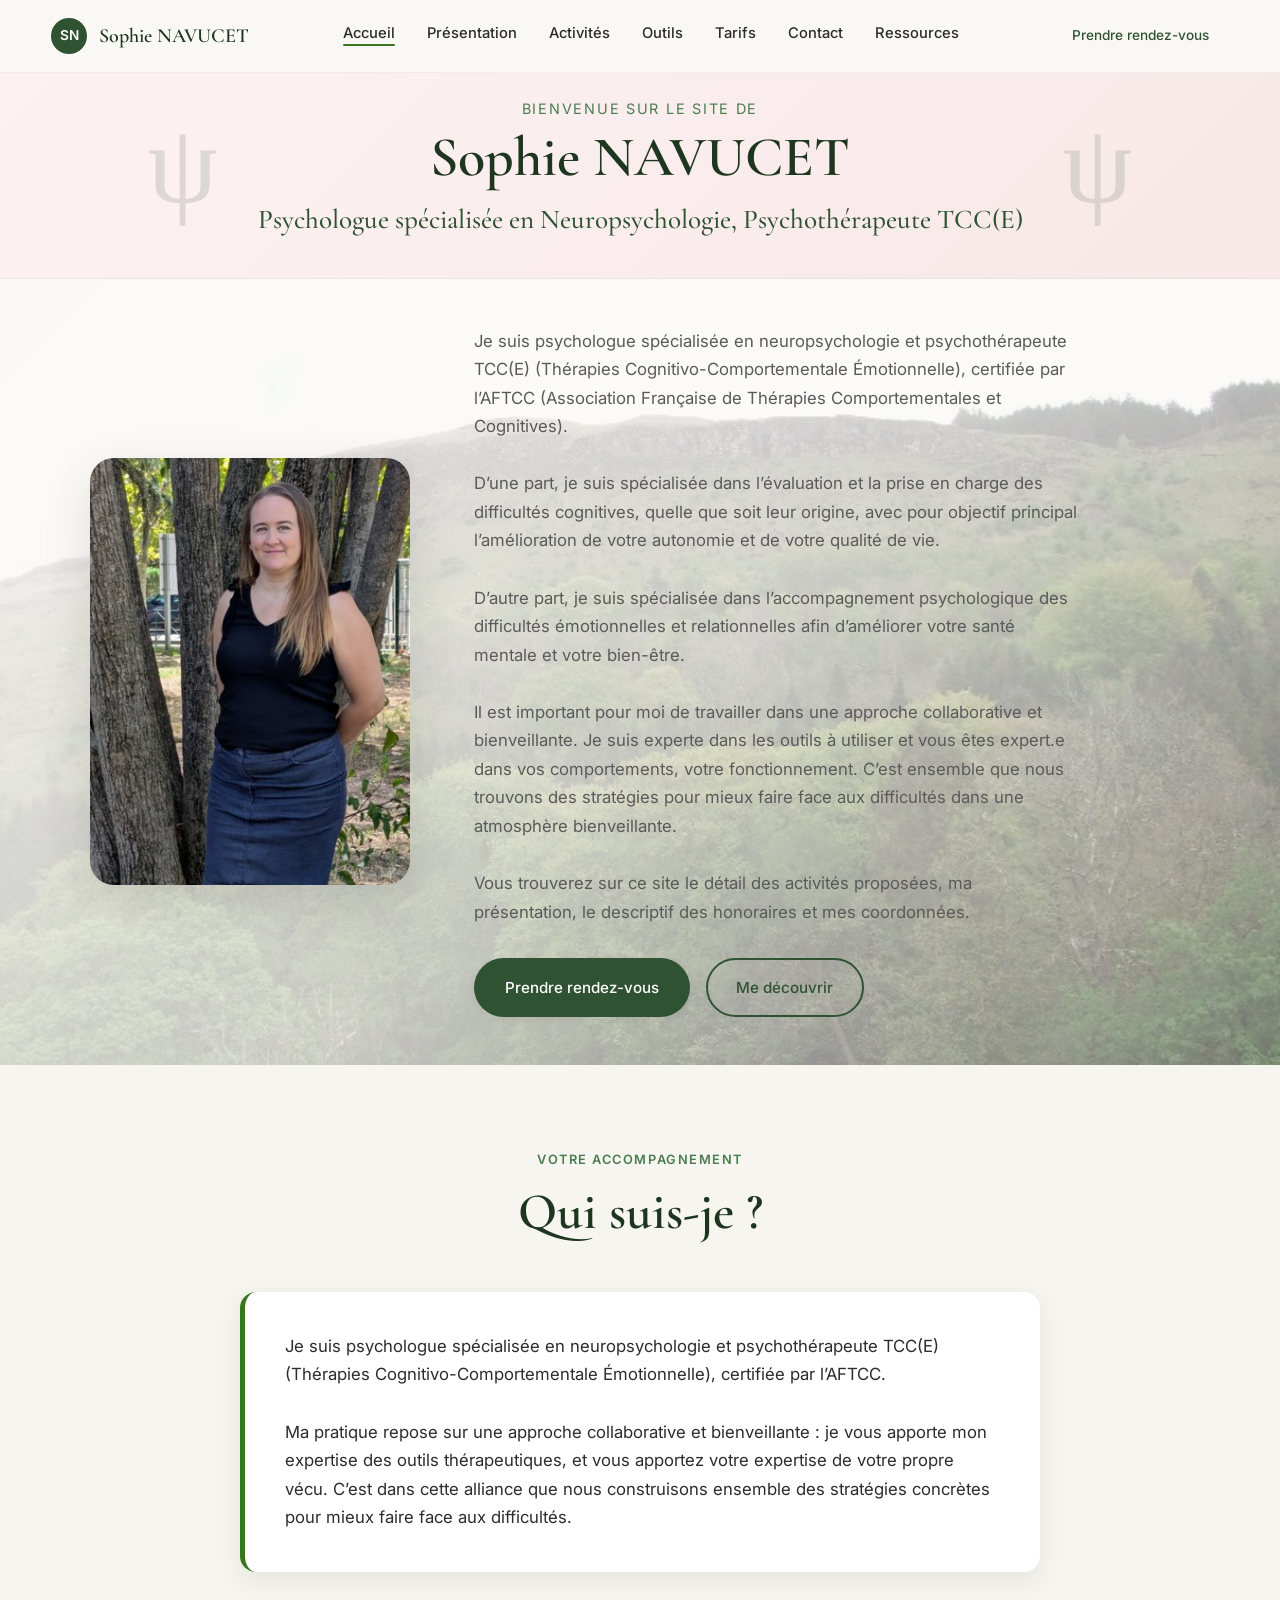
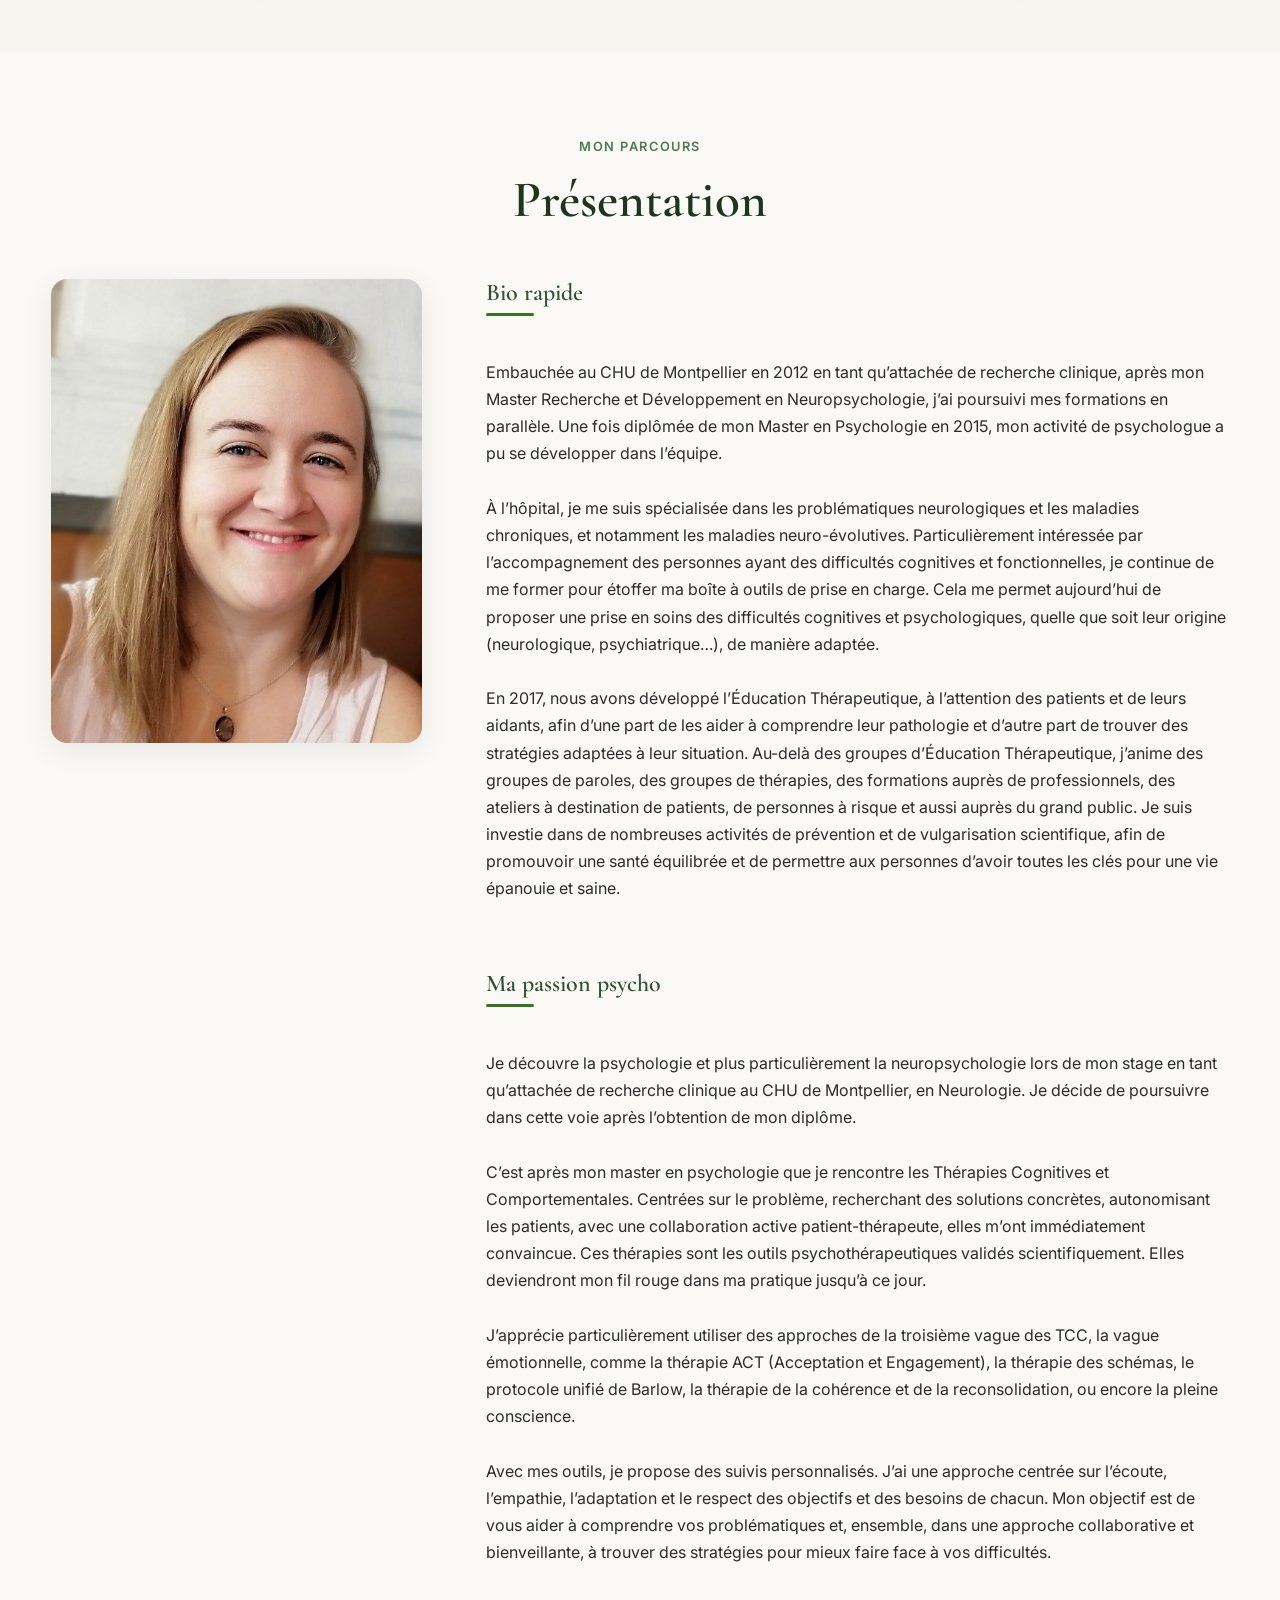
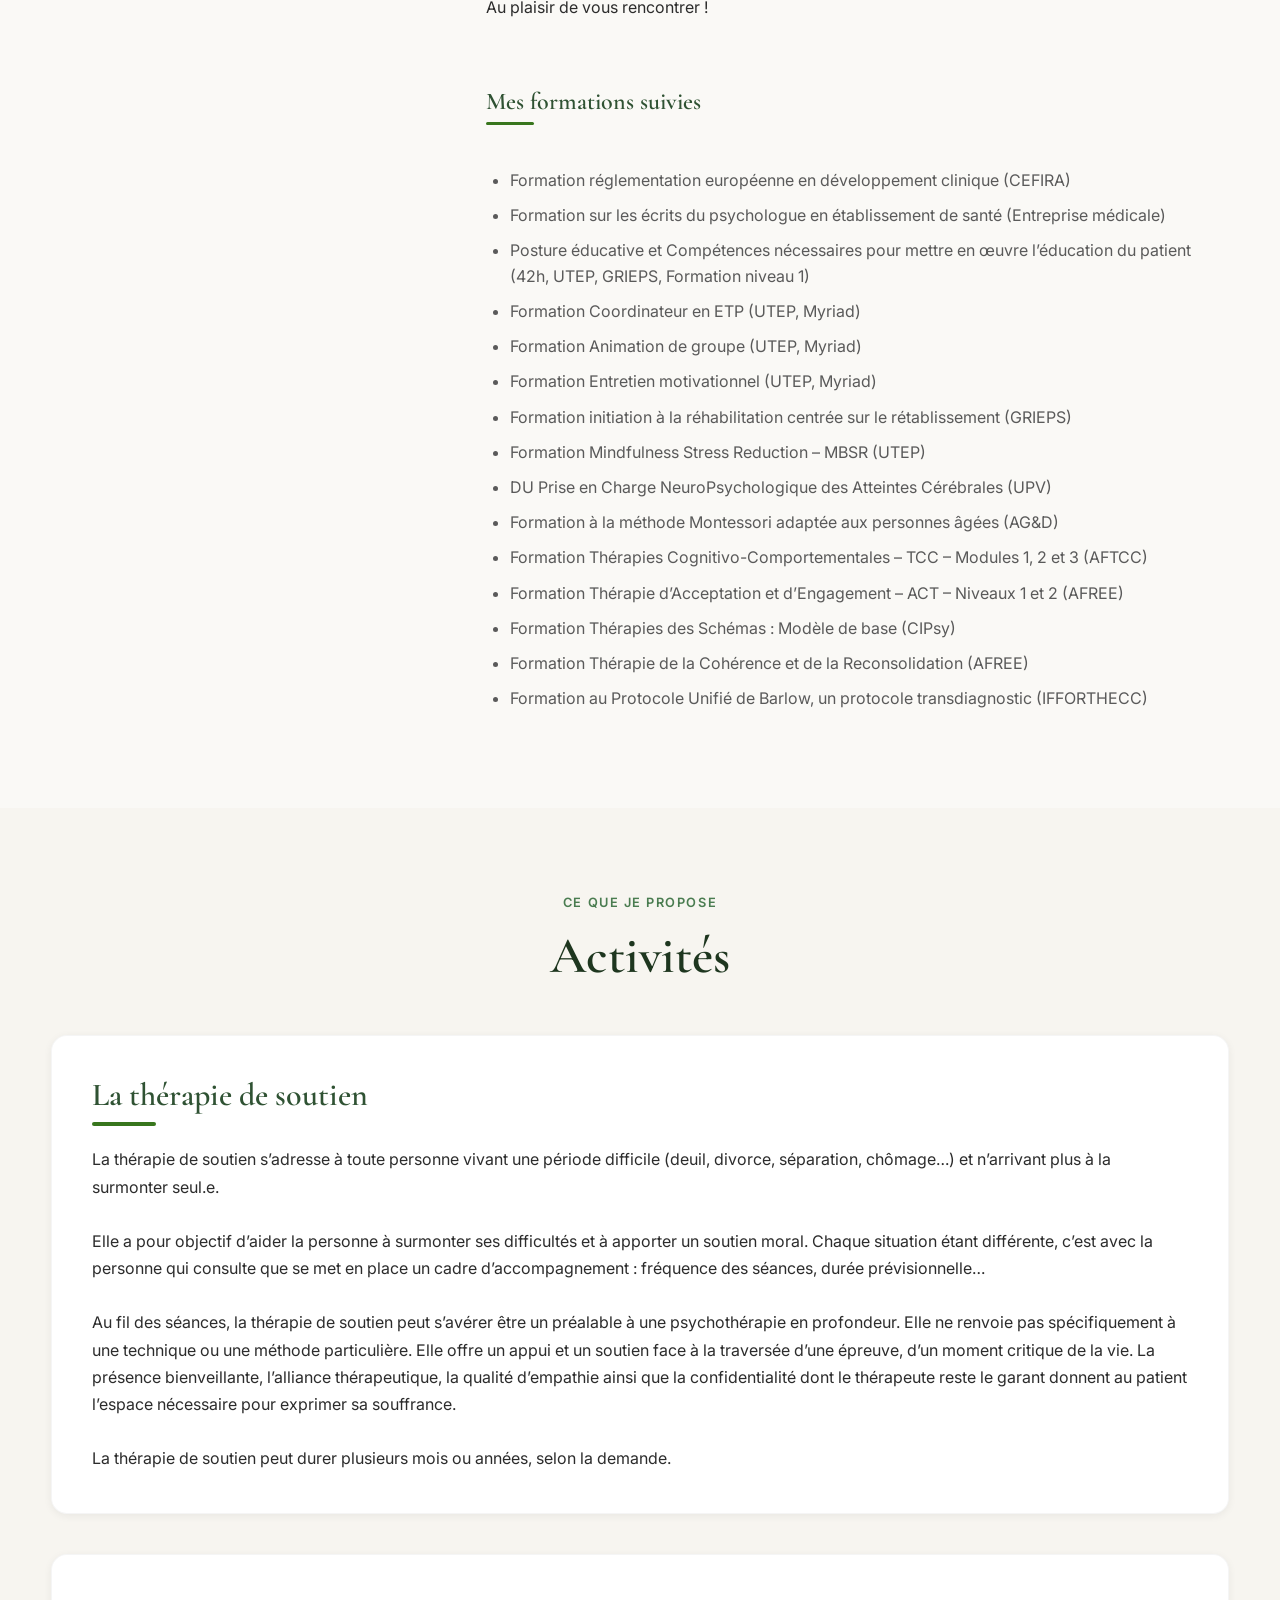
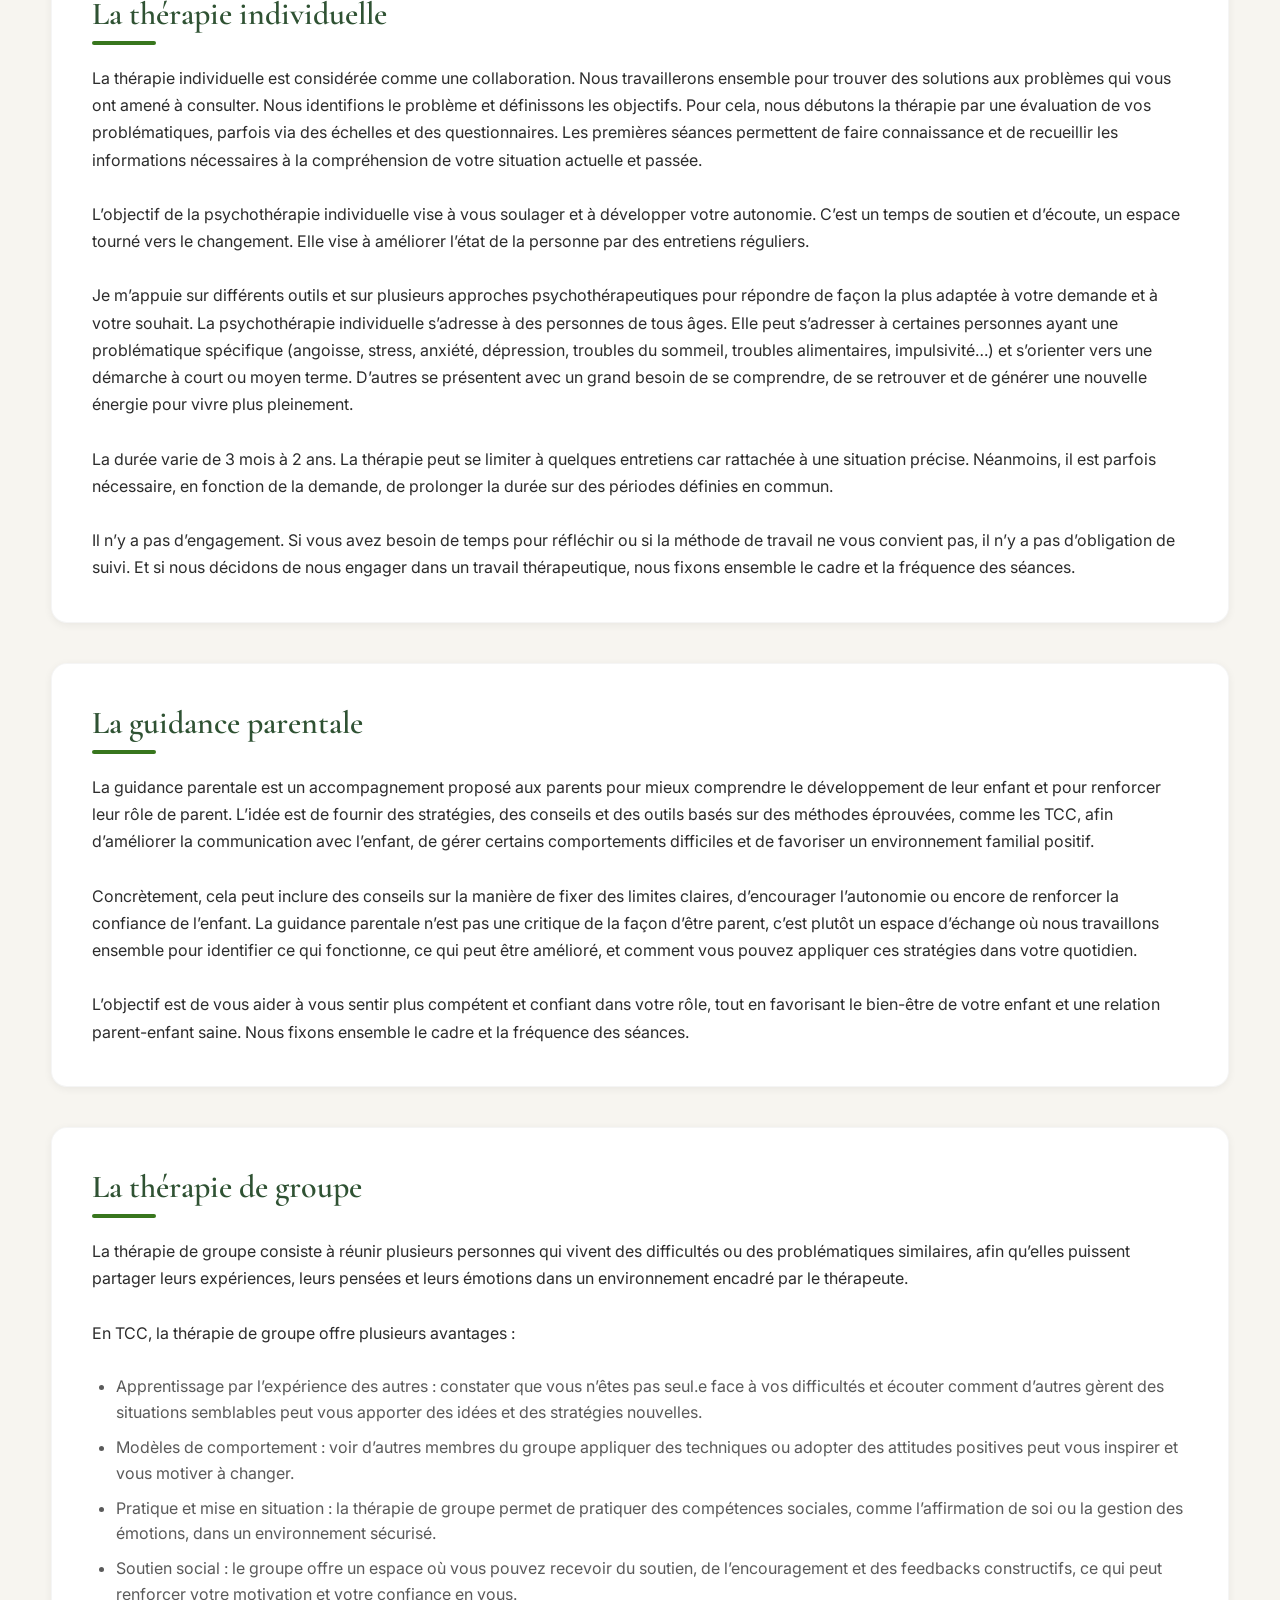
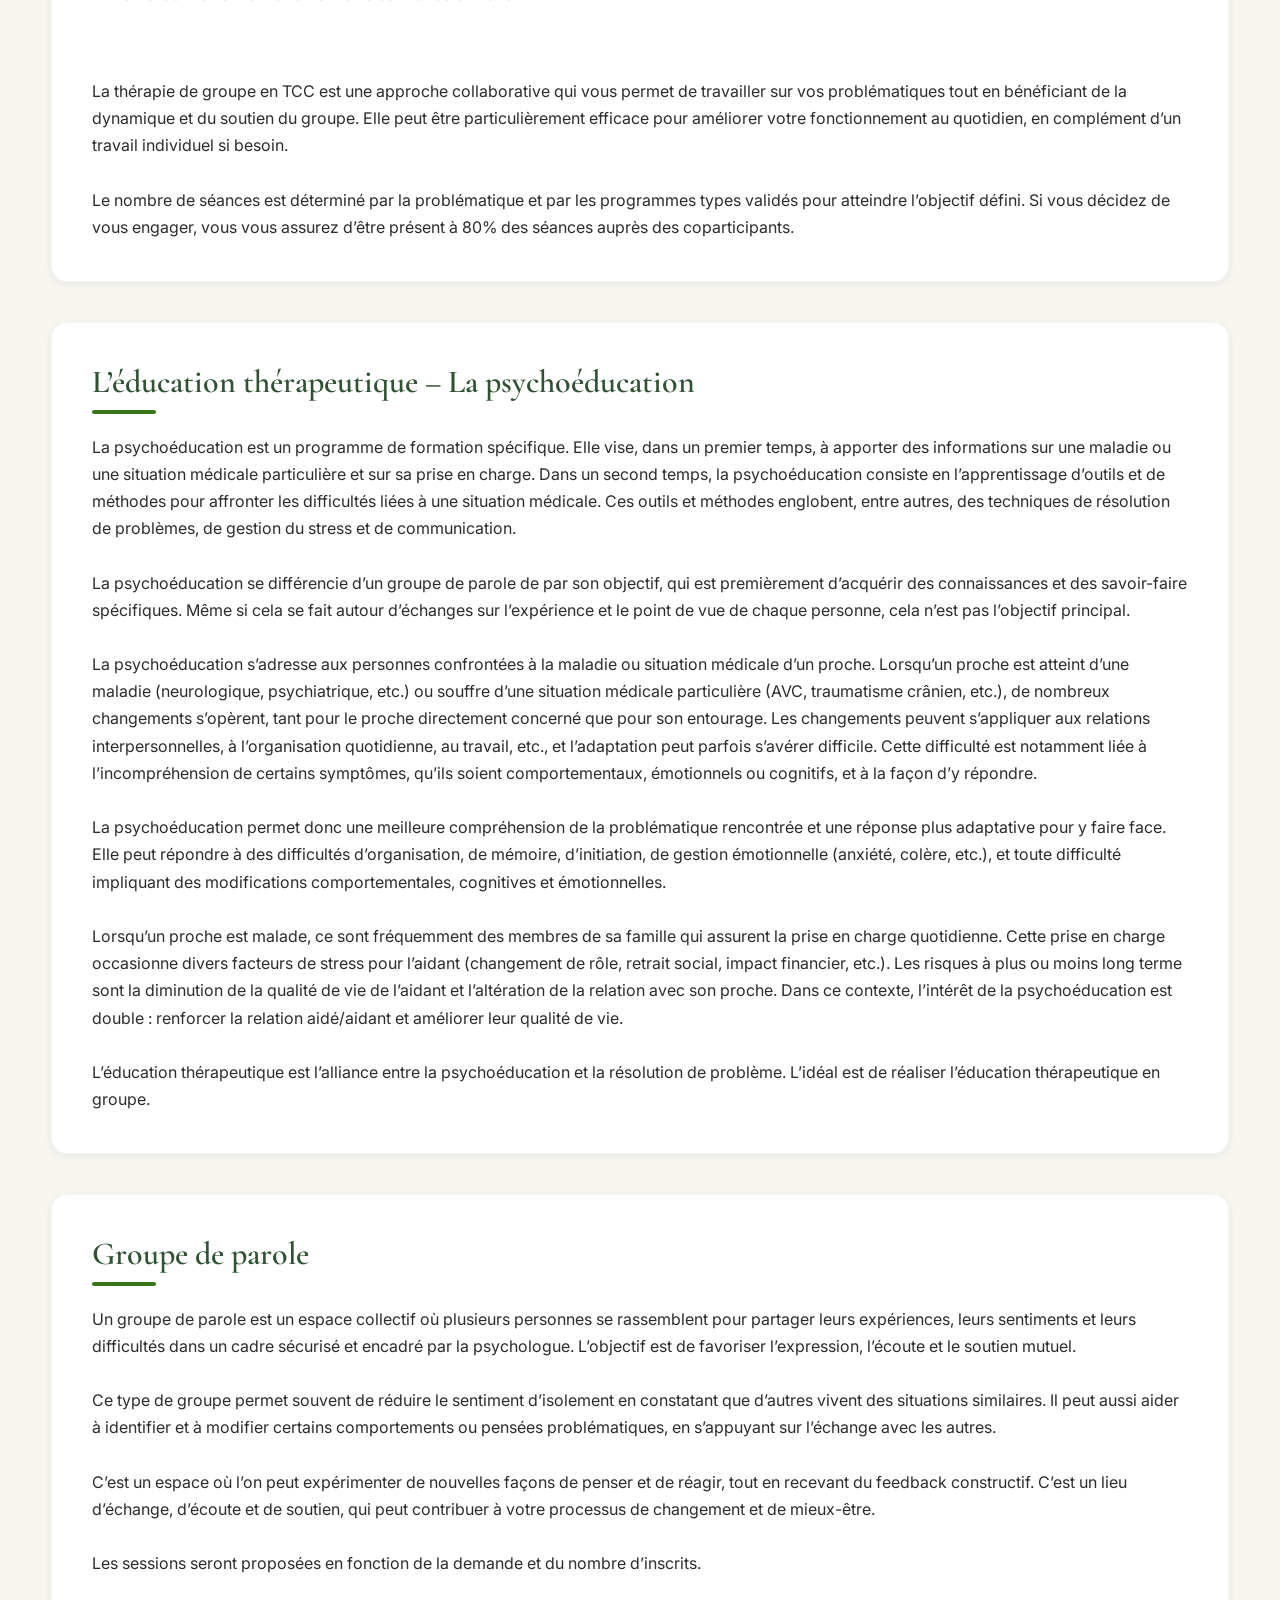
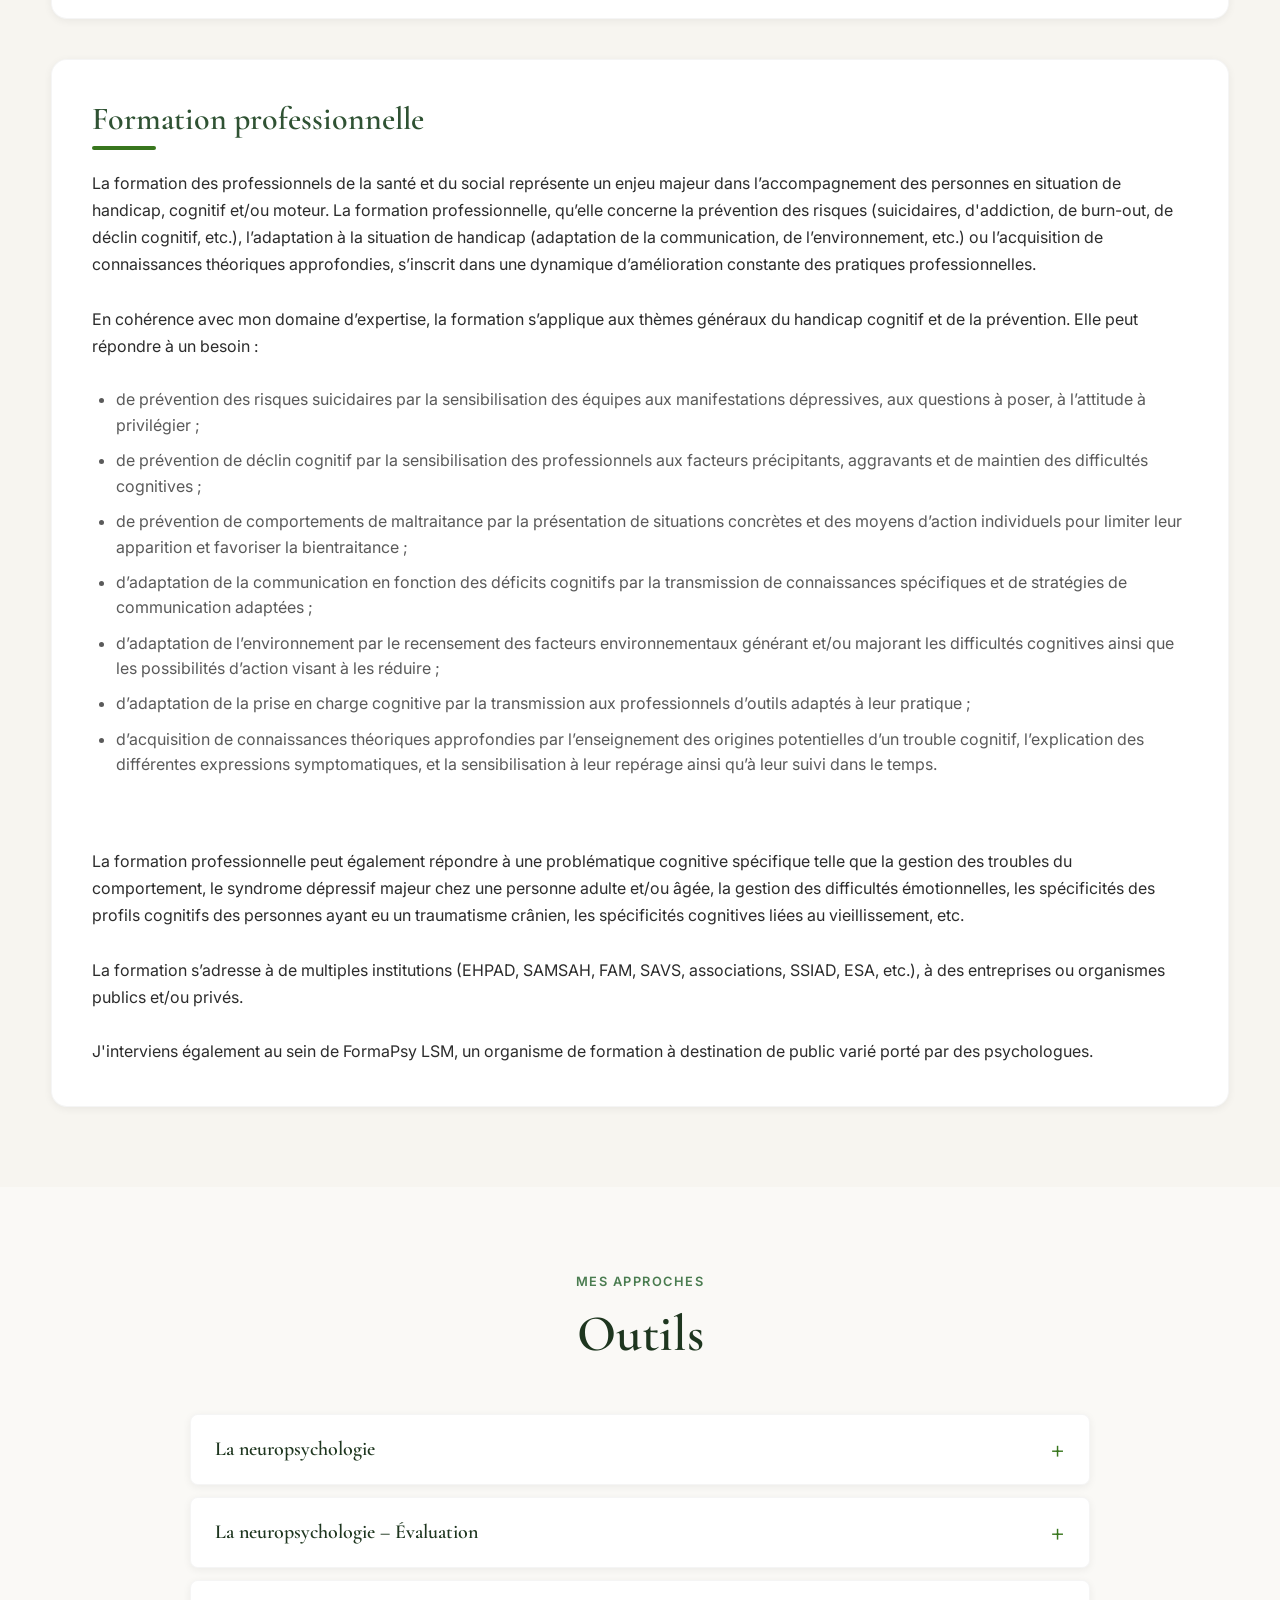
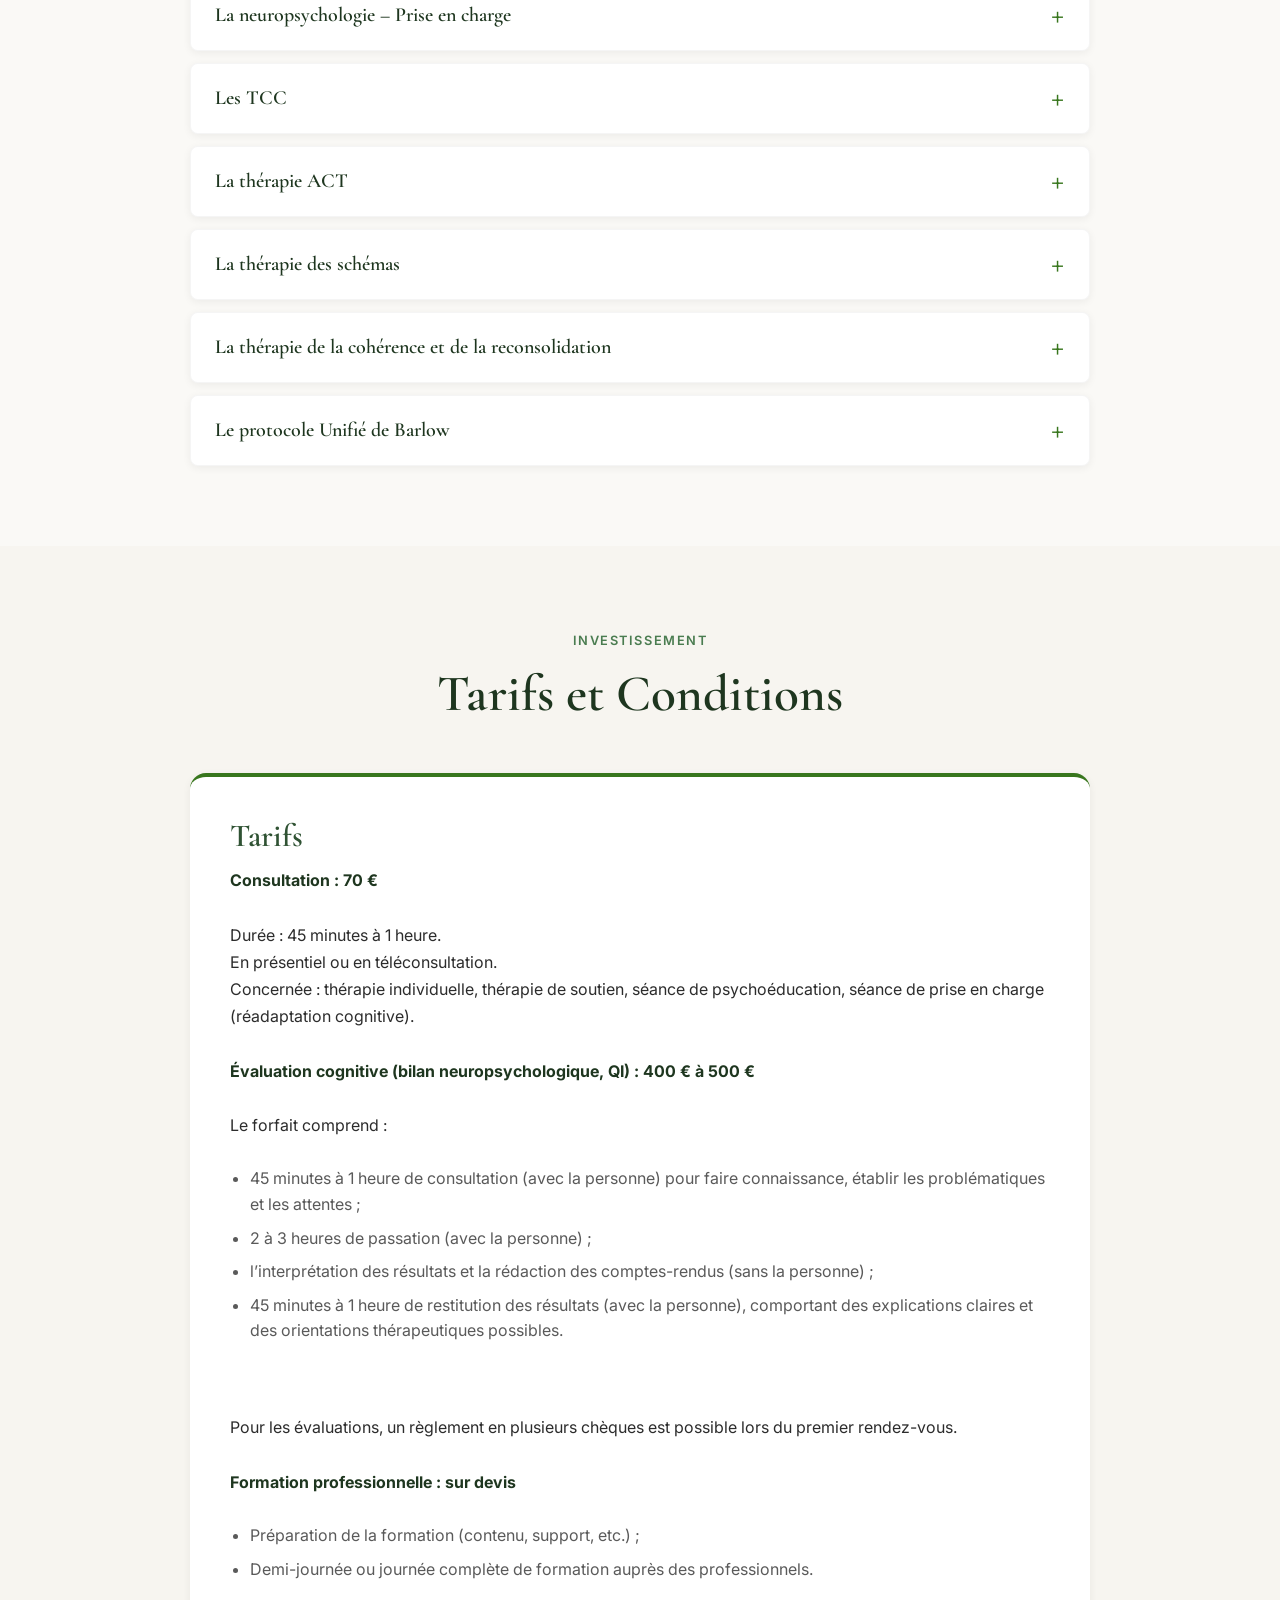
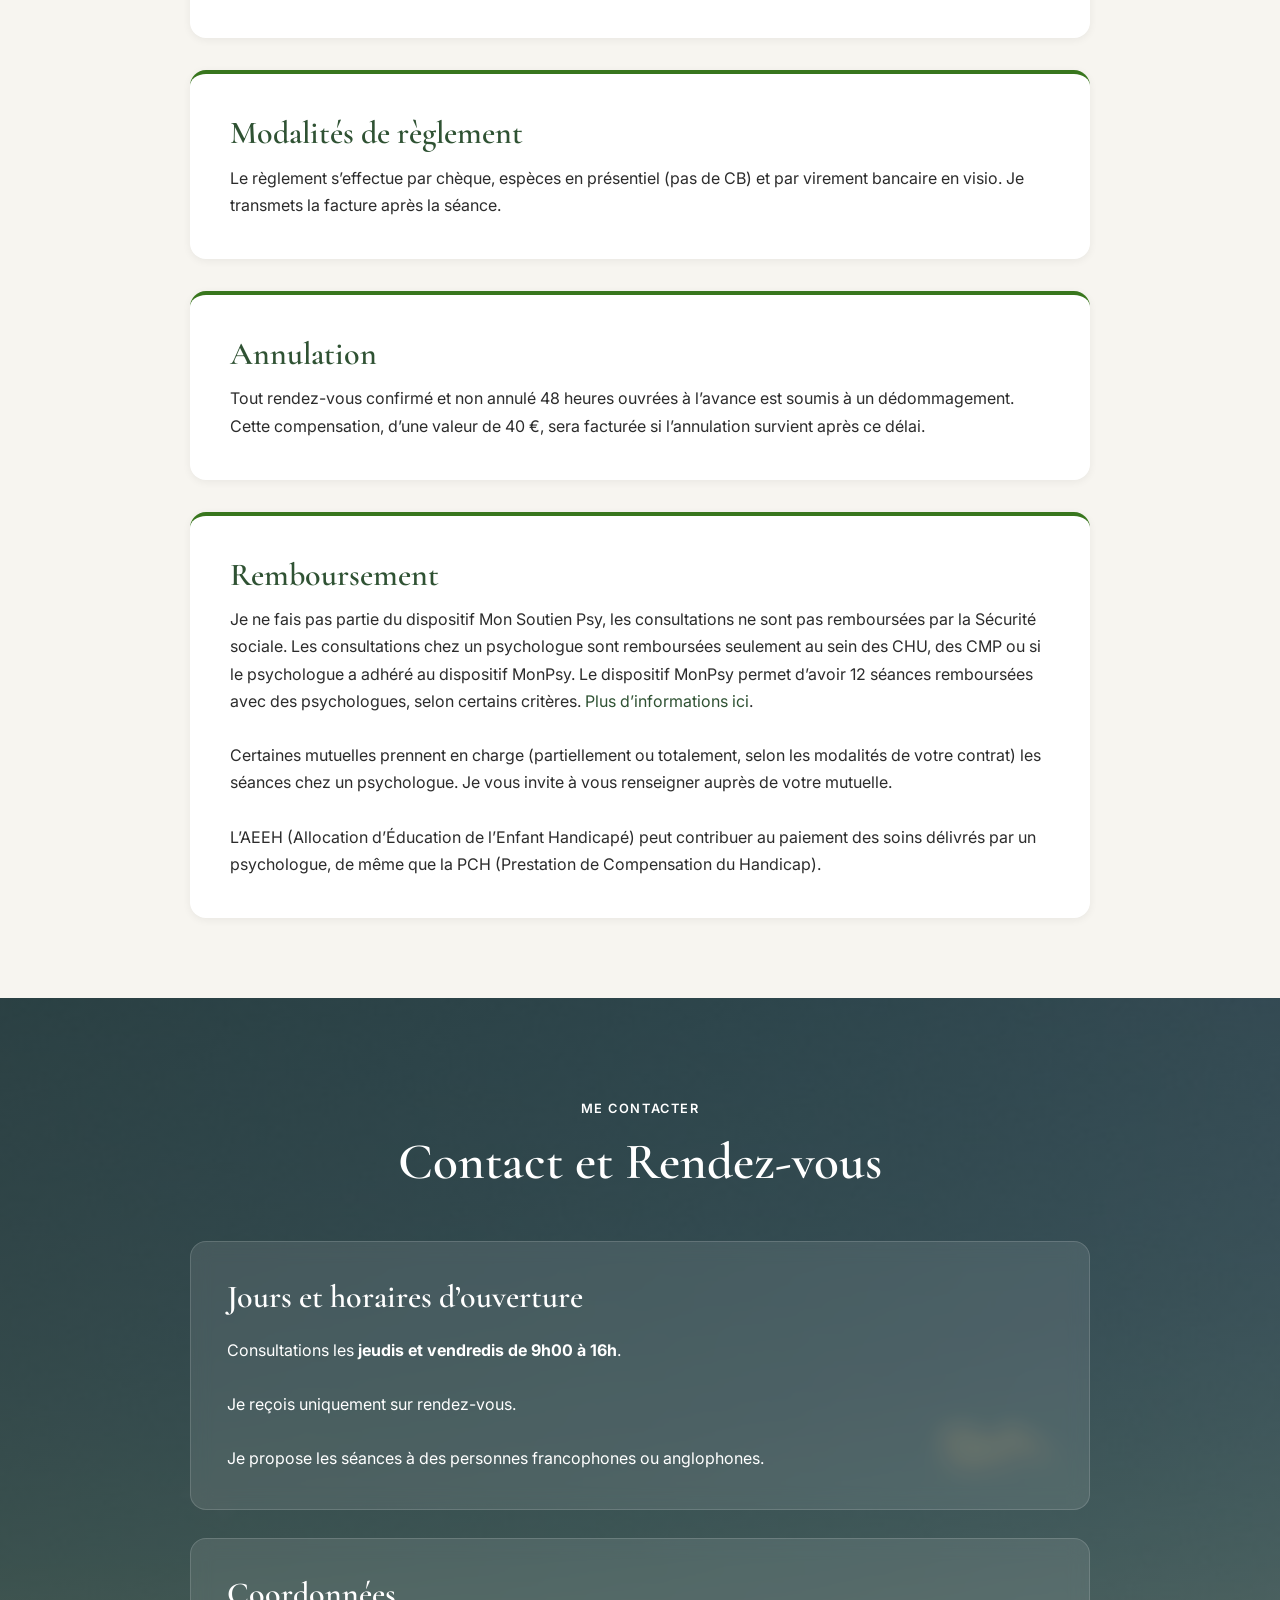
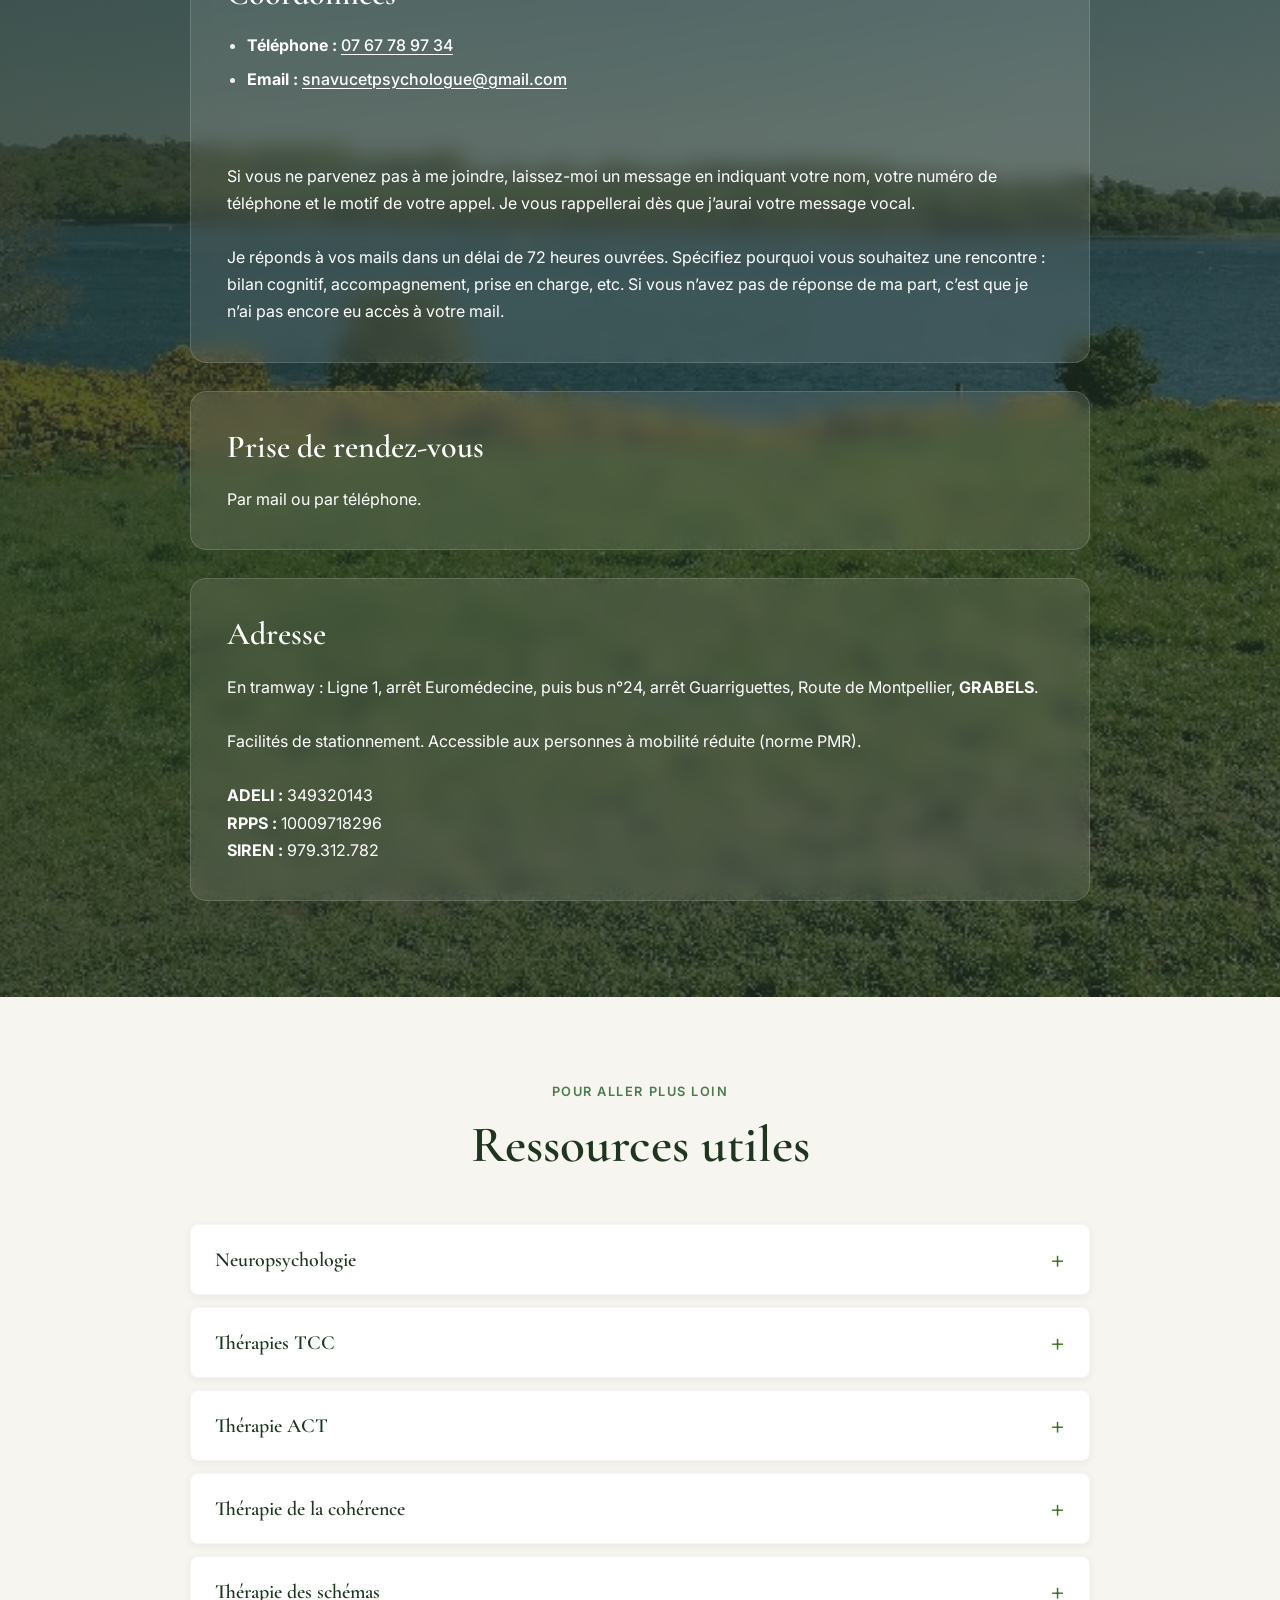
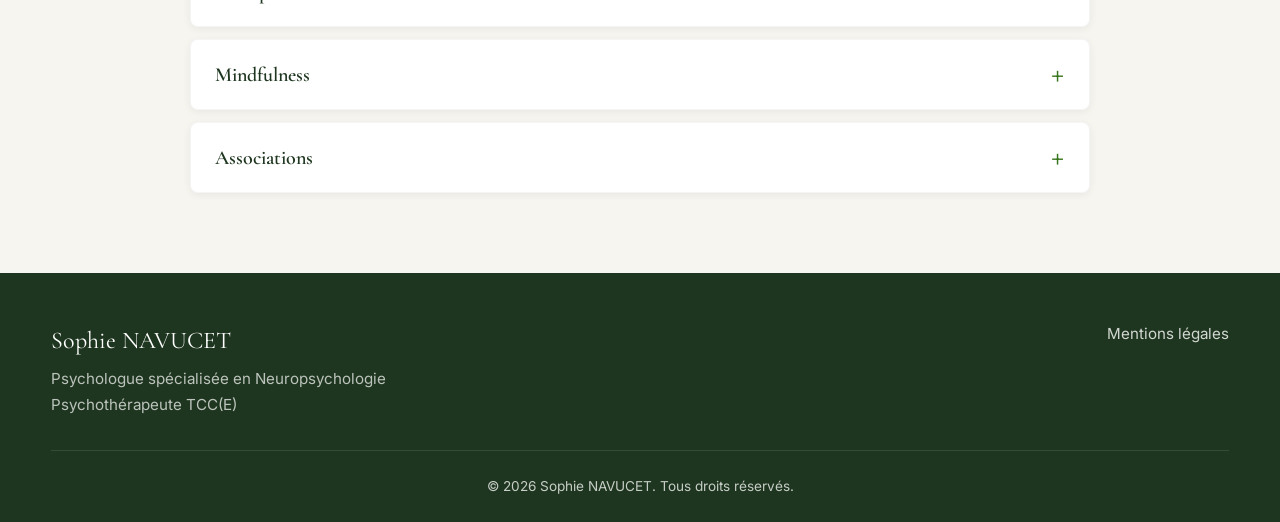
<file: index.html>
<!DOCTYPE html>
<html lang="fr">
<head>
  <meta charset="UTF-8">
  <meta name="viewport" content="width=device-width, initial-scale=1.0">
  <title>Sophie NAVUCET – Psychologue spécialisée en Neuropsychologie, Psychothérapeute TCC(E)</title>
  <meta name="description" content="Sophie NAVUCET, psychologue spécialisée en neuropsychologie et psychothérapeute TCC(E) à Grabels. Bilans cognitifs, thérapies individuelles et de groupe, psychoéducation, formation professionnelle.">
  <link rel="icon" type="image/png" sizes="32x32" href="assets/images/favicon-32.png">
  <link rel="apple-touch-icon" sizes="180x180" href="assets/images/favicon-180.png">
  <link rel="preconnect" href="https://fonts.googleapis.com">
  <link rel="preconnect" href="https://fonts.gstatic.com" crossorigin>
  <link href="https://fonts.googleapis.com/css2?family=Cormorant+Garamond:ital,wght@0,400;0,600;1,400&family=Inter:wght@300;400;500;600&display=swap" rel="stylesheet">
  <link rel="stylesheet" href="style.css?v=6">
  <script type="application/ld+json">
  {
    "@context": "https://schema.org",
    "@type": "Psychologist",
    "name": "Sophie NAVUCET",
    "description": "Psychologue spécialisée en Neuropsychologie, Psychothérapeute TCC(E)",
    "telephone": "+33 7 67 78 97 34",
    "email": "snavucetpsychologue@gmail.com",
    "address": {
      "@type": "PostalAddress",
      "addressLocality": "Grabels",
      "addressCountry": "FR"
    }
  }
  </script>
</head>
<body>
  <a href="#main" class="skip-link">Aller au contenu</a>

  <header class="site-header" id="top">
    <nav class="nav" aria-label="Navigation principale">
      <div class="nav__brand">
        <a href="#accueil" class="nav__logo" aria-label="Sophie NAVUCET - Accueil">
          <span class="nav__logo-mark" aria-hidden="true">SN</span>
          <span class="nav__logo-text">Sophie NAVUCET</span>
        </a>
      </div>
      <button class="nav__toggle" aria-expanded="false" aria-controls="nav-menu" aria-label="Ouvrir le menu">
        <span></span><span></span><span></span>
      </button>
      <ul class="nav__menu" id="nav-menu" role="menubar">
        <li role="none"><a href="#accueil" role="menuitem">Accueil</a></li>
        <li role="none"><a href="#presentation" role="menuitem">Présentation</a></li>
        <li role="none"><a href="#activites" role="menuitem">Activités</a></li>
        <li role="none"><a href="#outils" role="menuitem">Outils</a></li>
        <li role="none"><a href="#tarifs" role="menuitem">Tarifs</a></li>
        <li role="none"><a href="#contact" role="menuitem">Contact</a></li>
        <li role="none"><a href="#ressources" role="menuitem">Ressources</a></li>
      </ul>
      <a href="#contact" class="btn btn--small nav__cta">Prendre rendez-vous</a>
    </nav>
  </header>

    <section class="info-banner" aria-label="En-tête">
    <div class="info-banner__inner reveal">
      <div class="info-banner__side info-banner__side--psi" aria-hidden="true">ψ</div>
      <div class="info-banner__content">
        <p class="info-banner__subtitle">Bienvenue sur le site de</p>
        <p class="info-banner__name">Sophie NAVUCET</p>
        <p class="info-banner__title">Psychologue spécialisée en Neuropsychologie, Psychothérapeute TCC(E)</p>
      </div>
      <div class="info-banner__side info-banner__side--psi" aria-hidden="true">ψ</div>
    </div>
  </section>

<section id="accueil" class="hero">
      <div class="hero__bg" aria-hidden="true">
        <img src="assets/images/image5-docx.jpg" alt="">
      </div>
      <div class="hero__overlay" aria-hidden="true"></div>
      <div class="hero__content">
        <div class="hero__portrait reveal">
          <img src="assets/images/portrait-about.jpg" alt="Portrait de Sophie NAVUCET">
        </div>
        <div class="hero__text reveal">
          <p class="hero__intro" data-content-key="accueil"></p>
          <div class="hero__actions">
            <a href="#contact" class="btn btn--primary">Prendre rendez-vous</a>
            <a href="#presentation" class="btn btn--ghost">Me découvrir</a>
          </div>
        </div>
      </div>
    </section>

    <section id="qui-suis-je" class="section section--alt">
      <div class="container">
        <div class="section__header reveal">
          <span class="section__eyebrow">Votre accompagnement</span>
          <h2>Qui suis-je ?</h2>
        </div>
        <div class="intro-card reveal" data-content-key="qui-suis-je"></div>
      </div>
    </section>

    <section id="presentation" class="section">
      <div class="container">
        <div class="section__header reveal">
          <span class="section__eyebrow">Mon parcours</span>
          <h2>Présentation</h2>
        </div>
        <div class="about reveal">
          <div class="about__image">
            <img src="assets/images/image1-docx.jpg" alt="Sophie NAVUCET psychologue" loading="lazy">
          </div>
          <div class="about__content" data-content-key="prsentation"></div>
        </div>
      </div>
    </section>

    <section id="activites" class="section section--alt">
      <div class="container">
        <div class="section__header reveal">
          <span class="section__eyebrow">Ce que je propose</span>
          <h2>Activités</h2>
        </div>
        <div class="cards" data-content-key="activits"></div>
      </div>
    </section>

    <section id="outils" class="section">
      <div class="container">
        <div class="section__header reveal">
          <span class="section__eyebrow">Mes approches</span>
          <h2>Outils</h2>
        </div>
        <div class="accordion" data-content-key="outils"></div>
      </div>
    </section>

    <section id="tarifs" class="section section--alt">
      <div class="container">
        <div class="section__header reveal">
          <span class="section__eyebrow">Investissement</span>
          <h2>Tarifs et Conditions</h2>
        </div>
        <div class="pricing reveal" data-content-key="tarifs-et-conditions"></div>
      </div>
    </section>

    <section id="contact" class="section section--contact">
      <div class="contact__bg" aria-hidden="true">
        <img src="assets/images/image7-docx.jpg" alt="">
      </div>
      <div class="contact__overlay" aria-hidden="true"></div>
      <div class="container">
        <div class="section__header reveal">
          <span class="section__eyebrow">Me contacter</span>
          <h2>Contact et Rendez-vous</h2>
        </div>
        <div class="contact__grid reveal" data-content-key="contact"></div>
      </div>
    </section>

    <section id="ressources" class="section section--alt">
      <div class="container">
        <div class="section__header reveal">
          <span class="section__eyebrow">Pour aller plus loin</span>
          <h2>Ressources utiles</h2>
        </div>
        <div class="resources reveal" data-content-key="ressources-utiles"></div>
      </div>
    </section>
  </main>

  <footer class="site-footer">
    <div class="container">
      <div class="footer__content">
        <div class="footer__brand">
          <span class="footer__name">Sophie NAVUCET</span>
          <p class="footer__title">Psychologue spécialisée en Neuropsychologie<br>Psychothérapeute TCC(E)</p>
        </div>
        <div class="footer__links">
          <a href="mentions-legales.html">Mentions légales</a>
        </div>
      </div>
      <p class="footer__copy">© <span id="year"></span> Sophie NAVUCET. Tous droits réservés.</p>
    </div>
  </footer>

  <button class="back-to-top" aria-label="Retour en haut de page" hidden>
    <svg xmlns="http://www.w3.org/2000/svg" width="24" height="24" viewBox="0 0 24 24" fill="none" stroke="currentColor" stroke-width="2" stroke-linecap="round" stroke-linejoin="round"><path d="m18 15-6-6-6 6"/></svg>
  </button>

  <script src="app.js?v=12"></script>
</body>
</html>
</file>
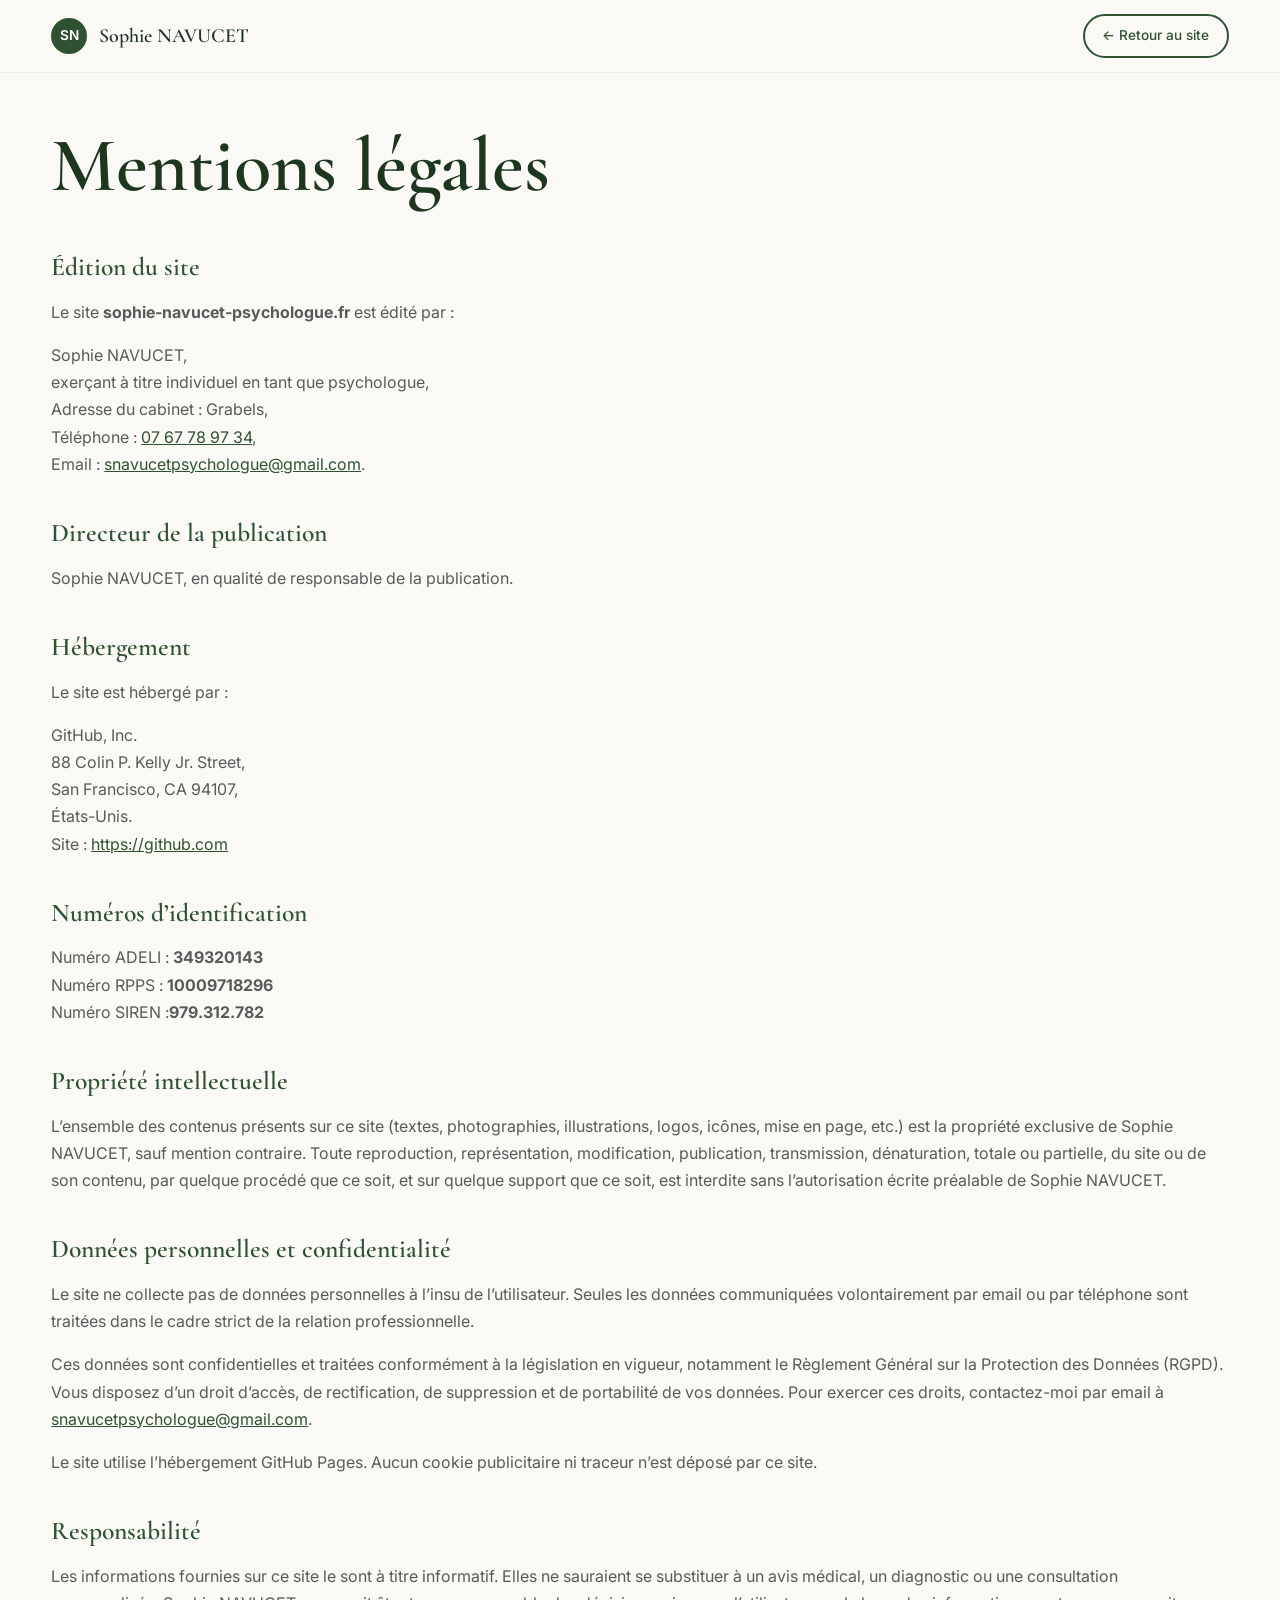
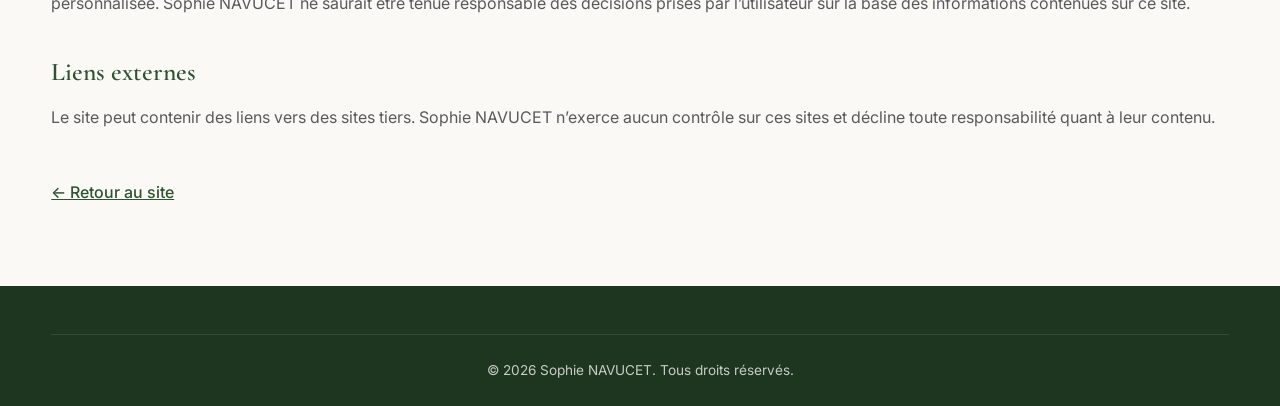
<file: mentions-legales.html>
<!doctype html>
<html lang="fr">
	<head>
		<meta charset="UTF-8" />
		<meta name="viewport" content="width=device-width, initial-scale=1.0" />
		<title>Mentions légales – Sophie NAVUCET</title>
		<meta
			name="description"
			content="Mentions légales du site de Sophie NAVUCET, psychologue spécialisée en neuropsychologie et psychothérapeute TCC(E)."
		/>
		<link
			rel="icon"
			type="image/png"
			sizes="32x32"
			href="assets/images/favicon-32.png"
		/>
		<link
			rel="apple-touch-icon"
			sizes="180x180"
			href="assets/images/favicon-180.png"
		/>
		<link rel="preconnect" href="https://fonts.googleapis.com" />
		<link rel="preconnect" href="https://fonts.gstatic.com" crossorigin />
		<link
			href="https://fonts.googleapis.com/css2?family=Cormorant+Garamond:ital,wght@0,400;0,600;1,400&family=Inter:wght@300;400;500;600&display=swap"
			rel="stylesheet"
		/>
		<link rel="stylesheet" href="style.css" />
		<style>
			.legal-page {
				padding-top: calc(var(--header-height) + 3rem);
				padding-bottom: 4rem;
				min-height: 100svh;
			}
			.legal-page h1 {
				margin-bottom: 2rem;
			}
			.legal-page h2 {
				font-size: 1.6rem;
				margin-top: 2.5rem;
				color: var(--color-primary);
			}
			.legal-page p {
				margin-bottom: 1rem;
				color: var(--color-text-light);
			}
			.legal-page a {
				text-decoration: underline;
			}
			.legal-page .highlight {
				background: #fff9c4;
				padding: 0 0.2rem;
			}
			.legal-page .back {
				display: inline-block;
				margin-top: 2rem;
				font-weight: 500;
			}
		</style>
	</head>
	<body>
		<header class="site-header">
			<nav class="nav" aria-label="Navigation principale">
				<div class="nav__brand">
					<a href="index.html#accueil" class="nav__logo">
						<span class="nav__logo-mark">SN</span>
						<span class="nav__logo-text">Sophie NAVUCET</span>
					</a>
				</div>
				<a href="index.html" class="btn btn--small btn--ghost"
					>← Retour au site</a
				>
			</nav>
		</header>

		<main class="legal-page">
			<div class="container">
				<h1>Mentions légales</h1>

				<h2>Édition du site</h2>
				<p>
					Le site <strong>sophie-navucet-psychologue.fr</strong> est
					édité par :
				</p>
				<p>
					<span>Sophie NAVUCET</span>,<br />
					exerçant à titre individuel en tant que psychologue,<br />
					Adresse du cabinet :
					<span>Grabels</span>,<br />
					Téléphone :
					<a href="tel:+33767789734">07 67 78 97 34</a>,<br />
					Email :
					<a href="mailto:snavucetpsychologue@gmail.com"
						>snavucetpsychologue@gmail.com</a
					>.
				</p>

				<h2>Directeur de la publication</h2>
				<p>
					<span>Sophie NAVUCET</span>, en qualité de responsable de la
					publication.
				</p>

				<h2>Hébergement</h2>
				<p>Le site est hébergé par :</p>
				<p>
					GitHub, Inc.<br />
					88 Colin P. Kelly Jr. Street,<br />
					San Francisco, CA 94107,<br />
					États-Unis.<br />
					Site :
					<a
						href="https://github.com"
						target="_blank"
						rel="noopener noreferrer"
						>https://github.com</a
					>
				</p>

				<h2>Numéros d’identification</h2>
				<p>
					Numéro ADELI : <strong>349320143</strong><br />
					Numéro RPPS : <strong>10009718296</strong><br />
					Numéro SIREN :<strong>979.312.782</strong><br />
				</p>

				<h2>Propriété intellectuelle</h2>
				<p>
					L’ensemble des contenus présents sur ce site (textes,
					photographies, illustrations, logos, icônes, mise en page,
					etc.) est la propriété exclusive de Sophie NAVUCET, sauf
					mention contraire. Toute reproduction, représentation,
					modification, publication, transmission, dénaturation,
					totale ou partielle, du site ou de son contenu, par quelque
					procédé que ce soit, et sur quelque support que ce soit, est
					interdite sans l’autorisation écrite préalable de Sophie
					NAVUCET.
				</p>

				<h2>Données personnelles et confidentialité</h2>
				<p>
					Le site ne collecte pas de données personnelles à l’insu de
					l’utilisateur. Seules les données communiquées
					volontairement par email ou par téléphone sont traitées dans
					le cadre strict de la relation professionnelle.
				</p>
				<p>
					Ces données sont confidentielles et traitées conformément à
					la législation en vigueur, notamment le Règlement Général
					sur la Protection des Données (RGPD). Vous disposez d’un
					droit d’accès, de rectification, de suppression et de
					portabilité de vos données. Pour exercer ces droits,
					contactez-moi par email à
					<a href="mailto:snavucetpsychologue@gmail.com"
						>snavucetpsychologue@gmail.com</a
					>.
				</p>
				<p>
					Le site utilise l’hébergement GitHub Pages. Aucun cookie
					publicitaire ni traceur n’est déposé par ce site.
				</p>

				<h2>Responsabilité</h2>
				<p>
					Les informations fournies sur ce site le sont à titre
					informatif. Elles ne sauraient se substituer à un avis
					médical, un diagnostic ou une consultation personnalisée.
					Sophie NAVUCET ne saurait être tenue responsable des
					décisions prises par l’utilisateur sur la base des
					informations contenues sur ce site.
				</p>

				<h2>Liens externes</h2>
				<p>
					Le site peut contenir des liens vers des sites tiers. Sophie
					NAVUCET n’exerce aucun contrôle sur ces sites et décline
					toute responsabilité quant à leur contenu.
				</p>

				<p><a href="index.html" class="back">← Retour au site</a></p>
			</div>
		</main>

		<footer class="site-footer">
			<div class="container">
				<p class="footer__copy">
					© <span id="year">2026</span> Sophie NAVUCET. Tous droits
					réservés.
				</p>
			</div>
		</footer>
	</body>
</html>
</file>
<file: style.css>
:root {
  --color-primary: #2f5233;
  --color-primary-dark: #1e361f;
  --color-primary-light: #4a7c50;
  --color-accent: #38761d;
  --color-accent-soft: #eaf4e7;
  --color-sand: #f7f5f0;
  --color-cream: #faf9f6;
  --color-text: #2c2c2c;
  --color-text-light: #5a5a5a;
  --color-white: #ffffff;
  --color-overlay: rgba(31, 48, 34, 0.55);

  --font-display: 'Cormorant Garamond', Georgia, serif;
  --font-body: 'Inter', system-ui, -apple-system, BlinkMacSystemFont, 'Segoe UI', sans-serif;

  --radius-sm: 0.5rem;
  --radius-md: 1rem;
  --radius-lg: 1.5rem;
  --shadow-sm: 0 2px 8px rgba(0,0,0,0.06);
  --shadow-md: 0 8px 30px rgba(0,0,0,0.08);
  --shadow-lg: 0 16px 50px rgba(0,0,0,0.12);

  --header-height: 4.5rem;
  --transition: 0.25s ease;
}

* {
  box-sizing: border-box;
}

html {
  scroll-behavior: smooth;
}

body {
  margin: 0;
  font-family: var(--font-body);
  font-size: 1rem;
  line-height: 1.7;
  color: var(--color-text);
  background: var(--color-cream);
  -webkit-font-smoothing: antialiased;
}

h1, h2, h3, h4 {
  font-family: var(--font-display);
  font-weight: 600;
  line-height: 1.2;
  margin: 0 0 1rem;
  color: var(--color-primary-dark);
}

h1 {
  font-size: clamp(2.6rem, 7vw, 4.8rem);
}

h2 {
  font-size: clamp(2rem, 5vw, 3.2rem);
}

h3 {
  font-size: clamp(1.35rem, 3vw, 1.8rem);
}

p {
  margin: 0 0 1rem;
}

a {
  color: var(--color-primary);
  text-decoration: none;
  transition: color var(--transition);
}

a:hover {
  color: var(--color-accent);
}

img {
  max-width: 100%;
  height: auto;
  display: block;
}

ul, ol {
  margin: 0 0 1rem;
  padding-left: 1.25rem;
}

li {
  margin-bottom: 0.4rem;
}

.skip-link {
  position: absolute;
  top: -3rem;
  left: 1rem;
  background: var(--color-primary);
  color: var(--color-white);
  padding: 0.5rem 1rem;
  border-radius: var(--radius-sm);
  z-index: 200;
  transition: top 0.2s;
}

.skip-link:focus {
  top: 1rem;
}

.container {
  width: min(1200px, 92%);
  margin: 0 auto;
}

.section {
  padding: 5rem 0;
}

.section--alt {
  background: var(--color-sand);
}

.section__header {
  text-align: center;
  margin-bottom: 3rem;
}

.section__eyebrow {
  display: inline-block;
  text-transform: uppercase;
  letter-spacing: 0.12em;
  font-size: 0.8rem;
  font-weight: 600;
  color: var(--color-primary-light);
  margin-bottom: 0.75rem;
}

.section h2 {
  margin-bottom: 0.5rem;
}

.btn {
  display: inline-flex;
  align-items: center;
  justify-content: center;
  gap: 0.5rem;
  padding: 0.9rem 1.8rem;
  border-radius: 999px;
  font-weight: 500;
  font-size: 0.95rem;
  transition: transform var(--transition), box-shadow var(--transition), background var(--transition), color var(--transition);
  border: 2px solid transparent;
  cursor: pointer;
}

.btn:hover {
  transform: translateY(-2px);
}

.btn--primary {
  background: var(--color-primary);
  color: var(--color-white);
  box-shadow: var(--shadow-sm);
}

.btn--primary:hover {
  background: var(--color-primary-dark);
  color: var(--color-white);
  box-shadow: var(--shadow-md);
}

.btn--ghost {
  background: transparent;
  color: var(--color-primary);
  border-color: currentColor;
}

.btn--ghost:hover {
  background: var(--color-primary);
  color: var(--color-white);
  border-color: var(--color-primary);
}

.btn--small {
  padding: 0.55rem 1.1rem;
  font-size: 0.85rem;
}

/* Header */
.site-header {
  position: fixed;
  top: 0;
  left: 0;
  width: 100%;
  z-index: 100;
  background: rgba(250, 249, 246, 0.92);
  backdrop-filter: blur(12px);
  border-bottom: 1px solid rgba(0,0,0,0.04);
  transition: box-shadow var(--transition);
}

.site-header.is-scrolled {
  box-shadow: var(--shadow-sm);
}

.nav {
  display: flex;
  align-items: center;
  justify-content: space-between;
  height: var(--header-height);
  width: min(1200px, 92%);
  margin: 0 auto;
}

.nav__logo {
  display: inline-flex;
  align-items: center;
  gap: 0.75rem;
  font-family: var(--font-display);
  font-size: 1.25rem;
  font-weight: 600;
  color: var(--color-primary-dark);
}

.nav__logo-mark {
  width: 2.25rem;
  height: 2.25rem;
  display: grid;
  place-items: center;
  border-radius: 50%;
  background: var(--color-primary);
  color: var(--color-white);
  font-size: 0.85rem;
  font-family: var(--font-body);
  font-weight: 600;
}

.nav__menu {
  display: flex;
  gap: 2rem;
  list-style: none;
  padding: 0;
  margin: 0;
}

.nav__menu a {
  position: relative;
  font-size: 0.92rem;
  font-weight: 500;
  color: var(--color-text);
  padding: 0.25rem 0;
}

.nav__menu a::after {
  content: '';
  position: absolute;
  left: 0;
  bottom: 0;
  width: 0;
  height: 2px;
  background: var(--color-accent);
  transition: width var(--transition);
  border-radius: 2px;
}

.nav__menu a:hover::after,
.nav__menu a[aria-current="page"]::after {
  width: 100%;
}

.nav__toggle {
  display: none;
  flex-direction: column;
  justify-content: center;
  gap: 5px;
  width: 2.5rem;
  height: 2.5rem;
  background: transparent;
  border: none;
  cursor: pointer;
  padding: 0;
}

.nav__toggle span {
  display: block;
  width: 1.6rem;
  height: 2px;
  background: var(--color-primary-dark);
  border-radius: 2px;
  transition: transform var(--transition), opacity var(--transition);
}

.nav__toggle[aria-expanded="true"] span:nth-child(1) {
  transform: translateY(7px) rotate(45deg);
}

.nav__toggle[aria-expanded="true"] span:nth-child(2) {
  opacity: 0;
}

.nav__toggle[aria-expanded="true"] span:nth-child(3) {
  transform: translateY(-7px) rotate(-45deg);
}

/* Hero */
.hero {
  position: relative;
  min-height: auto;
  display: flex;
  align-items: center;
  justify-content: center;
  padding: 3rem 0 3rem;
  overflow: hidden;
}

.hero__bg,
.hero__bg img,
.contact__bg,
.contact__bg img {
  position: absolute;
  inset: 0;
  width: 100%;
  height: 100%;
  object-fit: cover;
}

.hero__overlay,
.contact__overlay {
  position: absolute;
  inset: 0;
  background: linear-gradient(135deg, rgba(250,249,246,0.92) 0%, rgba(250,249,246,0.75) 55%, rgba(250,249,246,0.4) 100%);
}

.hero__content {
  position: relative;
  z-index: 2;
  width: min(1100px, 90%);
  display: grid;
  grid-template-columns: 320px 1fr;
  gap: 4rem;
  align-items: center;
}

.hero__portrait {
  position: relative;
  border-radius: var(--radius-lg);
  overflow: hidden;
  box-shadow: var(--shadow-lg);
  transform: rotate(-2deg);
}

.hero__portrait::before {
  content: '';
  position: absolute;
  inset: -1rem;
  border: 2px solid var(--color-primary-light);
  border-radius: var(--radius-lg);
  z-index: -1;
  opacity: 0.35;
}

.hero__portrait img {
  width: 100%;
  aspect-ratio: 3/4;
  object-fit: cover;
}

.hero__subtitle {
  text-transform: uppercase;
  letter-spacing: 0.15em;
  font-size: 0.85rem;
  font-weight: 600;
  color: var(--color-primary-light);
  margin-bottom: 0.75rem;
}

.hero__tagline {
  font-family: var(--font-display);
  font-size: clamp(1.4rem, 3vw, 2rem);
  color: var(--color-primary);
  margin-bottom: 1.5rem;
  line-height: 1.3;
}

.hero__intro {
  font-size: 1.05rem;
  color: var(--color-text-light);
  max-width: 55ch;
  margin-bottom: 2rem;
}

.hero__intro p {
  display: none;
}

.hero__intro p:first-of-type {
  display: block;
}

.hero__actions {
  display: flex;
  flex-wrap: wrap;
  gap: 1rem;
}

.scroll-indicator {
  position: absolute;
  bottom: 2rem;
  left: 50%;
  transform: translateX(-50%);
  width: 1.6rem;
  height: 2.4rem;
  border: 2px solid var(--color-primary);
  border-radius: 999px;
  display: grid;
  place-items: start center;
  padding-top: 0.45rem;
  opacity: 0.6;
}

.scroll-indicator span {
  display: block;
  width: 4px;
  height: 8px;
  background: var(--color-primary);
  border-radius: 999px;
  animation: scrollBounce 1.8s infinite;
}

@keyframes scrollBounce {
  0%, 100% { transform: translateY(0); opacity: 1; }
  50% { transform: translateY(6px); opacity: 0.4; }
}

/* Info banner */
.info-banner {
  background: linear-gradient(135deg, #fdf2f2 0%, #f8e8e8 100%);
  padding: 2.5rem 0;
  padding-top: calc(var(--header-height) + 1.5rem);
  border-top: 1px solid rgba(47, 82, 51, 0.08);
  border-bottom: 1px solid rgba(47, 82, 51, 0.08);
}

.info-banner__inner {
  width: min(1100px, 92%);
  margin: 0 auto;
  display: flex;
  align-items: center;
  justify-content: center;
  gap: 2.5rem;
  text-align: center;
}

.info-banner__side {
  color: rgba(47, 82, 51, 0.18);
  flex-shrink: 0;
}

.info-banner__side--psi {
  font-family: var(--font-display);
  font-size: clamp(4rem, 10vw, 7rem);
  line-height: 1;
  font-weight: 400;
  color: rgba(47, 82, 51, 0.15);
}

.info-banner__content {
  display: flex;
  flex-direction: column;
  align-items: center;
  gap: 0.35rem;
}

.info-banner__subtitle {
  font-size: 0.9rem;
  text-transform: uppercase;
  letter-spacing: 0.12em;
  color: var(--color-primary-light);
  margin: 0;
}

.info-banner__name {
  font-family: var(--font-display);
  font-size: clamp(2.2rem, 6vw, 3.5rem);
  font-weight: 600;
  color: var(--color-primary-dark);
  margin: 0;
  line-height: 1.1;
}

.info-banner__title {
  font-family: var(--font-display);
  font-size: clamp(1.2rem, 3vw, 1.7rem);
  font-weight: 500;
  color: var(--color-primary);
  margin: 0.5rem 0 0;
  line-height: 1.3;
}

@media (max-width: 768px) {
  .info-banner__side {
    display: none;
  }
  .info-banner__inner {
    padding: 0 1rem;
    gap: 0;
  }
}

/* Content blocks generated from markdown */
.intro-card {
  max-width: 800px;
  margin: 0 auto;
  background: var(--color-white);
  padding: 2.5rem;
  border-radius: var(--radius-md);
  box-shadow: var(--shadow-md);
  border-left: 5px solid var(--color-accent);
  font-size: 1.05rem;
}

.about {
  display: grid;
  grid-template-columns: 1fr 2fr;
  gap: 4rem;
  align-items: start;
}

.about__image {
  position: sticky;
  top: calc(var(--header-height) + 2rem);
  border-radius: var(--radius-md);
  overflow: hidden;
  box-shadow: var(--shadow-md);
}

.about__image img {
  width: 100%;
  aspect-ratio: 4/5;
  object-fit: cover;
}

.about__content h3 {
  margin-top: 2.5rem;
  margin-bottom: 1rem;
  color: var(--color-primary);
  font-size: 1.5rem;
  position: relative;
  padding-bottom: 0.5rem;
}

.about__content h3::after {
  content: '';
  position: absolute;
  left: 0;
  bottom: 0;
  width: 3rem;
  height: 3px;
  background: var(--color-accent);
  border-radius: 2px;
}

.about__content h3:first-child {
  margin-top: 0;
}

.about__content h4 {
  color: var(--color-primary-light);
  font-size: 1.15rem;
  margin-top: 1.5rem;
  margin-bottom: 0.5rem;
}

.about__content ul,
.about__content ol {
  color: var(--color-text-light);
  padding-left: 1.25rem;
}

.about__content li {
  margin-bottom: 0.6rem;
}

.about__content p {
  color: var(--color-text);
}

/* Cards - Activités */
.cards {
  display: flex;
  flex-direction: column;
  gap: 2.5rem;
}

.card {
  background: var(--color-white);
  border-radius: var(--radius-md);
  padding: 2.5rem;
  box-shadow: var(--shadow-sm);
  border: 1px solid rgba(0,0,0,0.04);
  transition: transform var(--transition), box-shadow var(--transition);
}

.card:hover {
  transform: translateY(-3px);
  box-shadow: var(--shadow-md);
}

.card h3 {
  color: var(--color-primary);
  margin-bottom: 1.25rem;
  font-size: clamp(1.5rem, 3vw, 2rem);
  position: relative;
  padding-bottom: 0.75rem;
}

.card h3::after {
  content: '';
  position: absolute;
  left: 0;
  bottom: 0;
  width: 4rem;
  height: 4px;
  background: var(--color-accent);
  border-radius: 2px;
}

.card p,
.card ul,
.card ol {
  color: var(--color-text-light);
  font-size: 1rem;
  margin-bottom: 1rem;
  line-height: 1.7;
}

.card ul,
.card ol,
.accordion__panel ul,
.accordion__panel ol,
.price-card ul,
.price-card ol,
.contact__box ul,
.contact__box ol,
.about__content ul,
.about__content ol,
.resource-group ul,
.resource-group ol {
  padding-left: 1.5rem;
  margin-bottom: 1rem;
  color: var(--color-text-light);
}

.card li,
.accordion__panel li,
.price-card li,
.contact__box li,
.about__content li,
.resource-group li {
  margin-bottom: 0.6rem;
  line-height: 1.6;
}

.card ul,
.accordion__panel ul,
.price-card ul,
.contact__box ul,
.about__content ul,
.resource-group ul {
  list-style-type: disc;
}

.card ol,
.accordion__panel ol,
.price-card ol,
.contact__box ol,
.about__content ol,
.resource-group ol {
  list-style-type: decimal;
}

.card strong {
  color: var(--color-primary-dark);
}

/* Accordion */
.accordion {
  display: flex;
  flex-direction: column;
  gap: 0.75rem;
  max-width: 900px;
  margin: 0 auto;
}

.accordion__item {
  background: var(--color-white);
  border-radius: var(--radius-sm);
  box-shadow: var(--shadow-sm);
  border: 1px solid rgba(0,0,0,0.04);
  overflow: hidden;
}

.accordion__trigger {
  width: 100%;
  display: flex;
  justify-content: space-between;
  align-items: center;
  padding: 1.25rem 1.5rem;
  background: transparent;
  border: none;
  font-family: var(--font-display);
  font-size: 1.25rem;
  font-weight: 600;
  color: var(--color-primary-dark);
  text-align: left;
  cursor: pointer;
}

.accordion__trigger::after {
  content: '+';
  font-family: var(--font-body);
  font-size: 1.5rem;
  font-weight: 300;
  color: var(--color-accent);
  transition: transform var(--transition);
}

.accordion__item.is-open .accordion__trigger::after {
  transform: rotate(45deg);
}

.accordion__panel {
  max-height: 0;
  overflow: hidden;
  transition: max-height 0.35s ease, padding 0.35s ease;
}

.accordion__item.is-open .accordion__panel {
  max-height: 2000px;
  padding: 0 1.5rem 1.5rem;
}

.accordion__panel h4 {
  font-size: 1.1rem;
  color: var(--color-primary);
  margin-top: 1.25rem;
  margin-bottom: 0.5rem;
}

.accordion__panel h4:first-child {
  margin-top: 0;
}

.accordion__panel ol {
  padding-left: 1.25rem;
}

/* Pricing */
.pricing {
  display: flex;
  flex-direction: column;
  gap: 2rem;
  max-width: 900px;
  margin: 0 auto;
}

.price-card {
  background: var(--color-white);
  border-radius: var(--radius-md);
  padding: 2.5rem;
  box-shadow: var(--shadow-sm);
  border-top: 4px solid var(--color-accent);
}

.price-card h3 {
  color: var(--color-primary);
  margin-bottom: 0.75rem;
  font-size: clamp(1.5rem, 3vw, 2rem);
}

.price-card .price {
  font-family: var(--font-display);
  font-size: 2.2rem;
  font-weight: 600;
  color: var(--color-accent);
  margin-bottom: 1.25rem;
}

.price-card p,
.price-card ul,
.price-card ol {
  color: var(--color-text-light);
  font-size: 1rem;
  line-height: 1.7;
  margin-bottom: 1rem;
}

.price-card ul,
.price-card ol {
  padding-left: 1.25rem;
}

.price-card li {
  margin-bottom: 0.5rem;
}

.price-card strong {
  color: var(--color-primary-dark);
}

/* Contact */
.section--contact {
  position: relative;
  color: var(--color-white);
  padding: 6rem 0;
}

.section--contact h2,
.section--contact .section__eyebrow {
  color: var(--color-white);
}

.contact__bg,
.contact__overlay {
  position: absolute;
  inset: 0;
}

.contact__overlay {
  background: linear-gradient(135deg, rgba(31, 48, 34, 0.82) 0%, rgba(31, 48, 34, 0.65) 100%);
}

.contact__grid {
  position: relative;
  z-index: 2;
  display: flex;
  flex-direction: column;
  gap: 1.75rem;
  max-width: 900px;
  margin: 0 auto;
}

.contact__box {
  background: rgba(255,255,255,0.1);
  backdrop-filter: blur(10px);
  border: 1px solid rgba(255,255,255,0.15);
  border-radius: var(--radius-md);
  padding: 2.25rem;
}

.contact__box h3 {
  color: var(--color-white);
  font-size: clamp(1.5rem, 3vw, 2rem);
  margin-bottom: 1.25rem;
}

.contact__box p,
.contact__box ul,
.contact__box ol {
  color: rgba(255,255,255,0.9);
  font-size: 1rem;
  line-height: 1.7;
  margin-bottom: 1rem;
}

.contact__box ul,
.contact__box ol {
  padding-left: 1.25rem;
}

.contact__box li {
  margin-bottom: 0.5rem;
}

.contact__box a {
  color: var(--color-white);
  font-weight: 500;
  text-decoration: underline;
  text-underline-offset: 3px;
}

.contact__box a:hover {
  color: #d4e8cf;
}

.contact__box strong {
  color: var(--color-white);
}

/* Resources */
.resources {
  display: flex;
  flex-direction: column;
  gap: 0.75rem;
  max-width: 900px;
  margin: 0 auto;
}

/* Footer */
.site-footer {
  background: var(--color-primary-dark);
  color: rgba(255,255,255,0.75);
  padding: 3rem 0 1.5rem;
  font-size: 0.95rem;
}

.footer__content {
  display: flex;
  justify-content: space-between;
  align-items: flex-start;
  flex-wrap: wrap;
  gap: 1.5rem;
  margin-bottom: 2rem;
}

.footer__name {
  display: block;
  font-family: var(--font-display);
  font-size: 1.5rem;
  color: var(--color-white);
  margin-bottom: 0.25rem;
}

.footer__title {
  color: rgba(255,255,255,0.7);
  margin: 0;
}

.footer__links a {
  color: rgba(255,255,255,0.8);
}

.footer__links a:hover {
  color: var(--color-white);
}

.footer__copy {
  text-align: center;
  padding-top: 1.5rem;
  border-top: 1px solid rgba(255,255,255,0.1);
  margin: 0;
  font-size: 0.85rem;
}

/* Back to top */
.back-to-top {
  position: fixed;
  bottom: 1.5rem;
  right: 1.5rem;
  width: 3rem;
  height: 3rem;
  border-radius: 50%;
  background: var(--color-primary);
  color: var(--color-white);
  border: none;
  box-shadow: var(--shadow-md);
  cursor: pointer;
  display: grid;
  place-items: center;
  z-index: 90;
  transition: opacity var(--transition), transform var(--transition), background var(--transition);
}

.back-to-top:hover {
  background: var(--color-primary-dark);
  transform: translateY(-3px);
}

.back-to-top[hidden] {
  display: none;
}

/* Reveal animation */
.reveal {
  opacity: 0;
  transform: translateY(24px);
  transition: opacity 0.6s ease, transform 0.6s ease;
}

.reveal.is-visible {
  opacity: 1;
  transform: translateY(0);
}

/* Responsive */
@media (max-width: 900px) {
  .hero__content {
    grid-template-columns: 1fr;
    text-align: center;
    gap: 2.5rem;
  }

  .hero__portrait {
    max-width: 280px;
    margin: 0 auto;
  }

  .hero__intro {
    margin-left: auto;
    margin-right: auto;
  }

  .hero__actions {
    justify-content: center;
  }

  .about {
    grid-template-columns: 1fr;
    gap: 2rem;
  }

  .about__image {
    position: relative;
    top: 0;
    max-width: 400px;
    margin: 0 auto;
  }
}

@media (max-width: 768px) {
  .nav__toggle {
    display: flex;
  }

  .nav__menu {
    position: fixed;
    top: var(--header-height);
    left: 0;
    width: 100%;
    flex-direction: column;
    align-items: center;
    gap: 0;
    background: var(--color-cream);
    padding: 1rem 0;
    box-shadow: var(--shadow-md);
    transform: translateY(-120%);
    opacity: 0;
    pointer-events: none;
    transition: transform 0.35s ease, opacity 0.35s ease;
  }

  .nav__menu.is-open {
    transform: translateY(0);
    opacity: 1;
    pointer-events: auto;
  }

  .nav__menu li {
    width: 100%;
    text-align: center;
  }

  .nav__menu a {
    display: block;
    padding: 0.9rem 1rem;
  }

  .nav__cta {
    display: none;
  }

  .section {
    padding: 3.5rem 0;
  }

  .intro-card {
    padding: 1.75rem;
  }

  .cards,
  .pricing,
  .resources,
  .contact__grid {
    grid-template-columns: 1fr;
  }
}

@media (prefers-reduced-motion: reduce) {
  *, *::before, *::after {
    animation-duration: 0.01ms !important;
    animation-iteration-count: 1 !important;
    transition-duration: 0.01ms !important;
    scroll-behavior: auto !important;
  }

  .reveal {
    opacity: 1;
    transform: none;
  }
}
</file>
